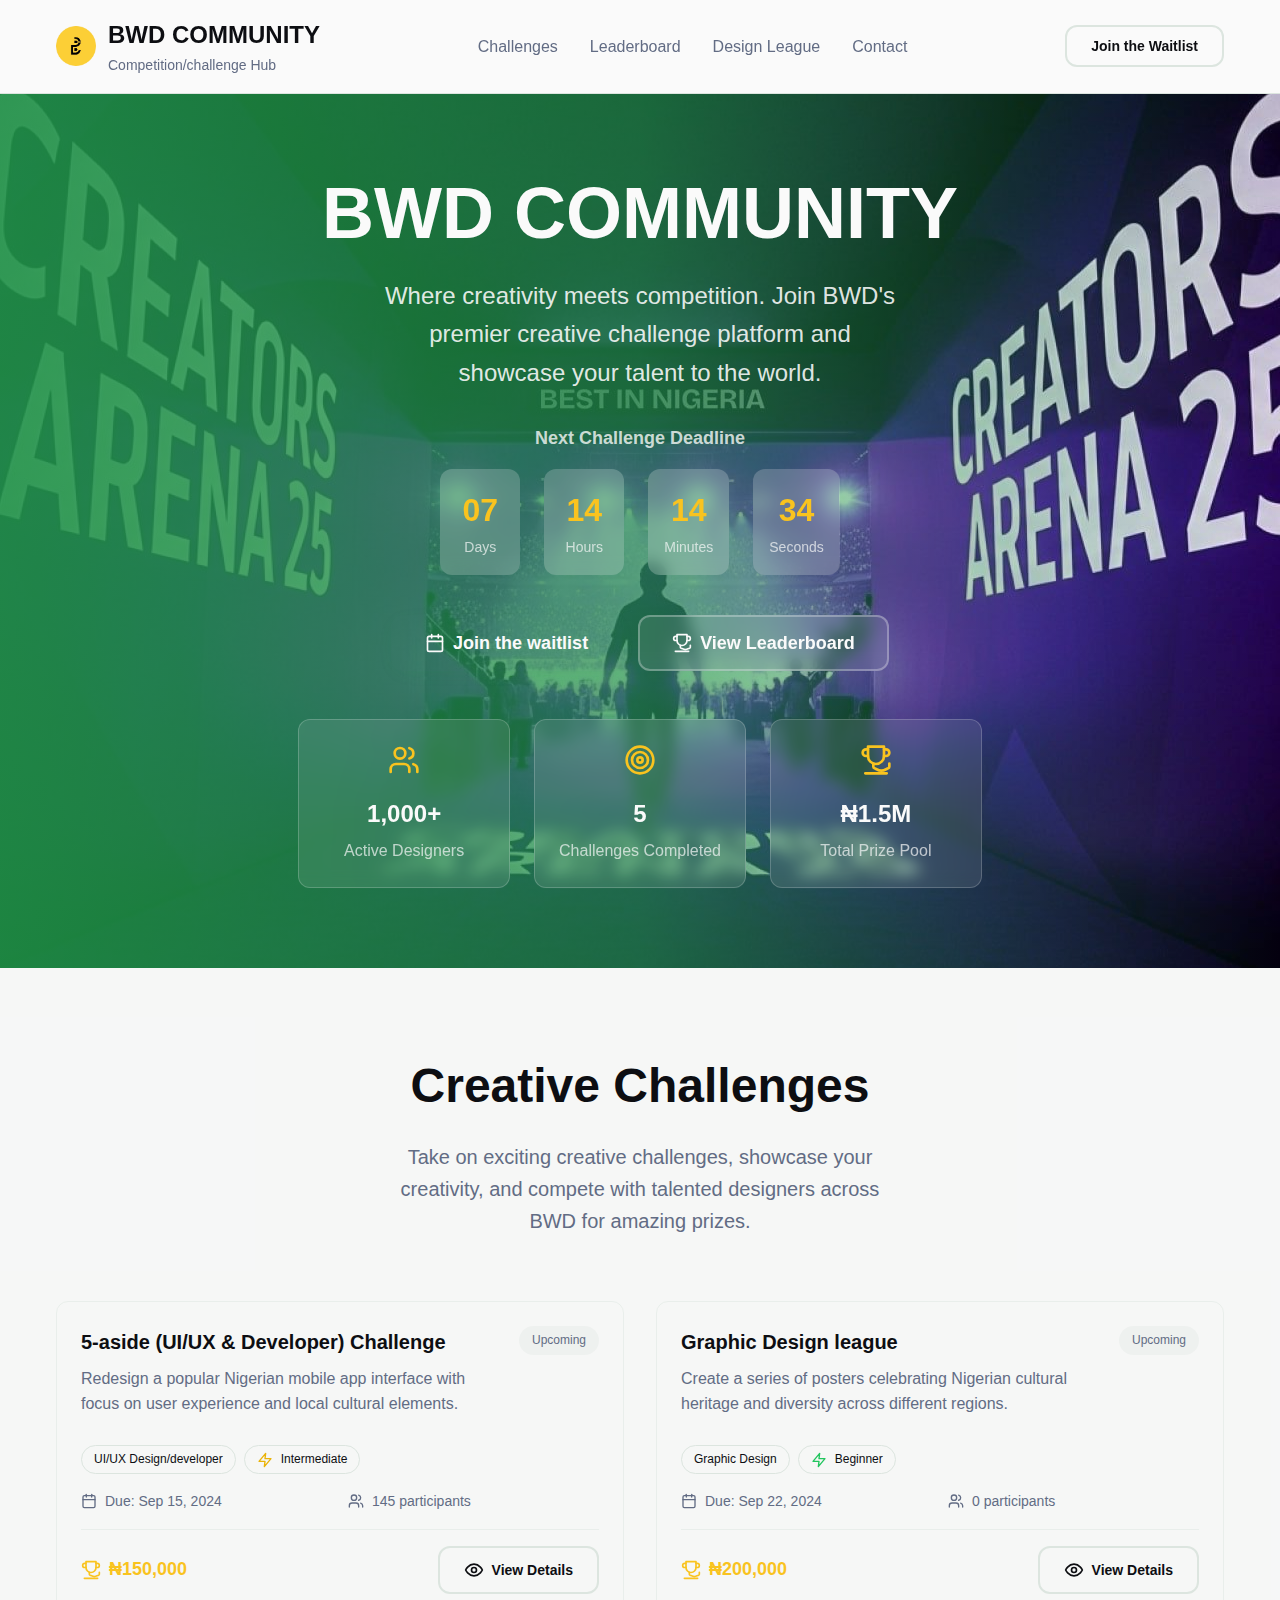
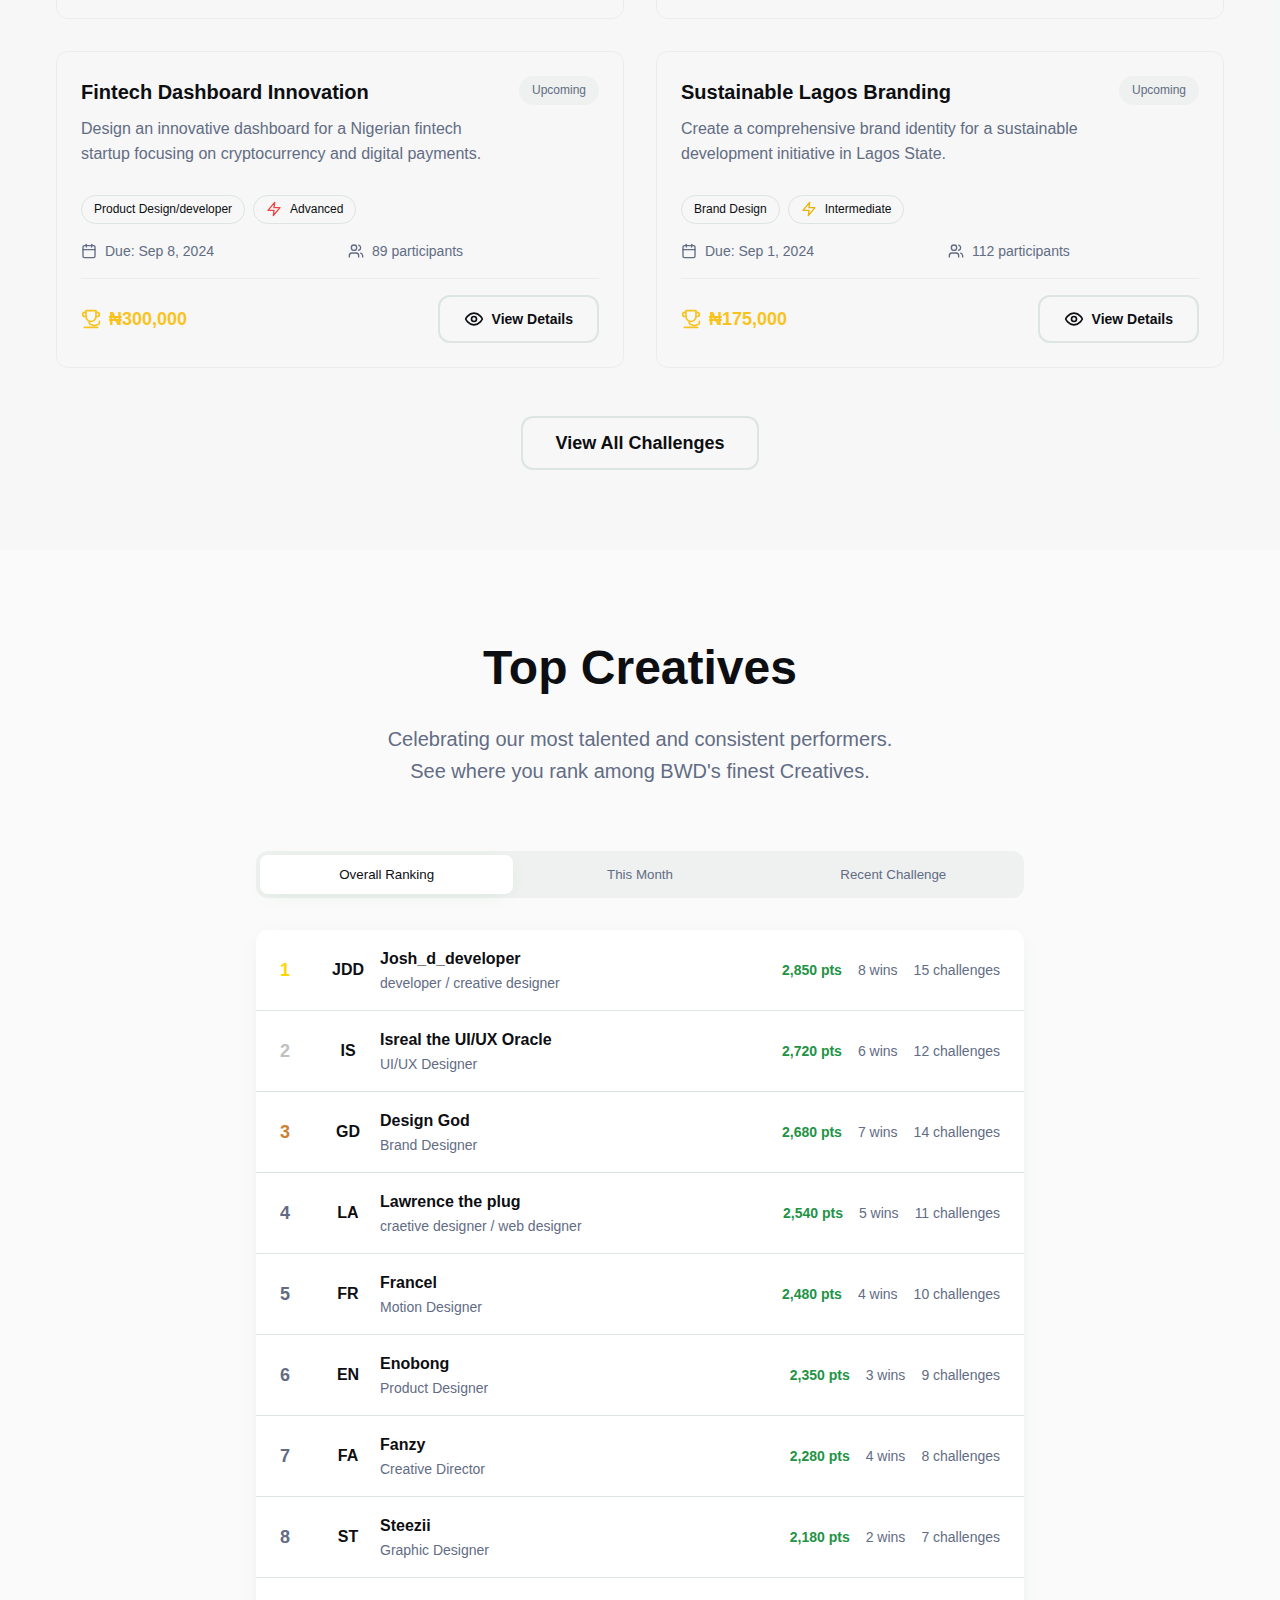
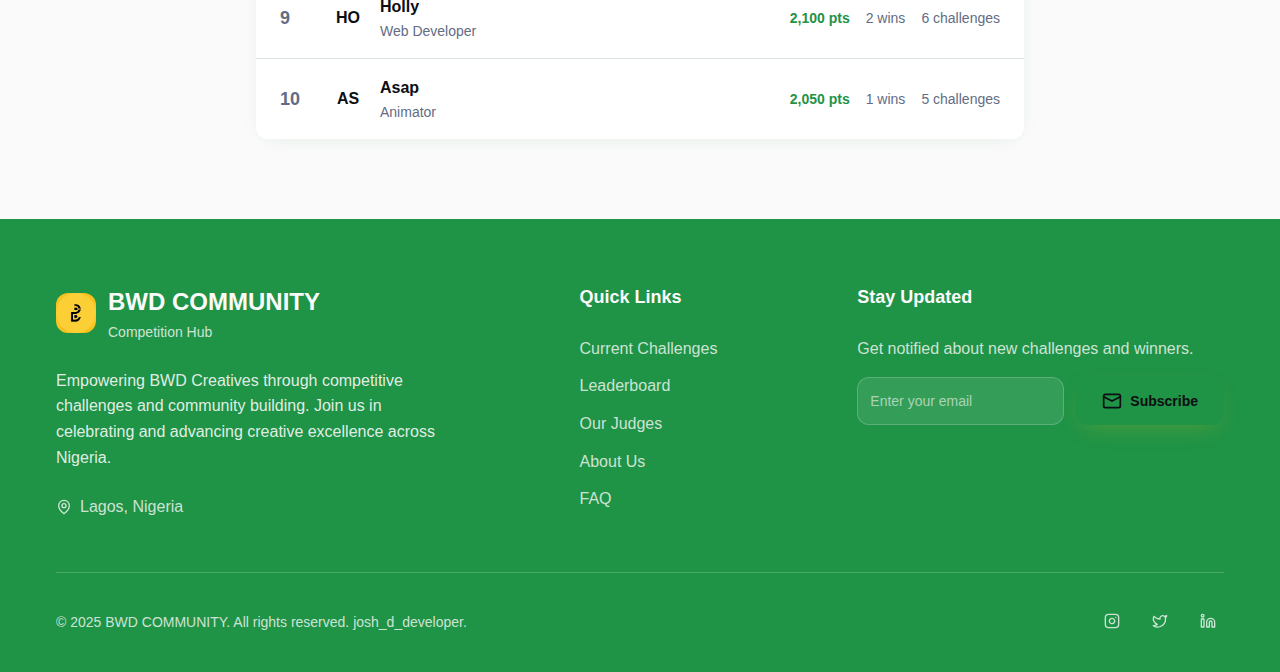
<file: index.html>
<!DOCTYPE html>
<html lang="en">
  <head>
    <meta charset="UTF-8" />
    <meta name="viewport" content="width=device-width, initial-scale=1.0" />
    <title>BWD COMMUNITY - Competition Hub</title>
    <meta
      name="description"
      content="Join BWD's community competition platform. Participate in challenges, showcase your creativity, and compete with talented Creatives across Nigeria for amazing prizes."
    />
    <meta name="author" content="BWD community" />
    <meta name="keywords" content="Creatives" />

    <meta property="og:title" content="BWD community - Competition Hub" />
    <meta
      property="og:description"
      content="Where creativity meets competition. Join BWD's premier creative challenge platform and showcase your talent to the world."
    />
    <meta property="og:type" content="website" />
    <!-- <meta property="og:image" content="https://lovable.dev/opengraph-image-p98pqg.png"> -->

    <meta name="twitter:card" content="summary_large_image" />
    <!-- <meta name="twitter:site" content="@lovable_dev"> -->
    <!-- <meta name="twitter:image" content="https://lovable.dev/opengraph-image-p98pqg.png"> -->

    <link rel="stylesheet" href="styles.css" />
    <!-- <link rel="icon" href="public/favicon.ico" /> -->
  </head>
  <body>
    <!-- Navigation -->
    <nav class="nav">
      <div class="container">
        <div class="nav-content">
          <div class="nav-brand">
            <div class="nav-logo">
              <img src="src/assets/DUDU.png" alt="BWD Community Logo" class="trophy-icon" style="height: 40px; width: auto; display: inline-block; vertical-align: middle;" />
                <path
                  d="M10 14.66V17c0 .55.47.98.97 1.21C12.25 18.75 14 20 16 20s3.75-1.25 5.03-1.79c.5-.23.97-.66.97-1.21v-2.34"
                />
                <path d="M18 2H6v7a6 6 0 0 0 12 0V2Z" />
              </svg>
            </div>
            <div class="nav-text">
              <h2 class="nav-title">BWD COMMUNITY</h2>
              <p class="nav-subtitle">Competition/challenge Hub</p>
            </div>
          </div>

          <div class="nav-links desktop-only">
            <a href="#challenges" class="nav-link">Challenges</a>
            <a href="#leaderboard" class="nav-link">Leaderboard</a>
            <a href="File - design league.html" class="nav-link">Design League</a>
            <a href="#contact" class="nav-link">Contact</a>
          </div>

          <div class="nav-actions desktop-only">
            <a
              href="https://forms.gle/xRR1v6uG6SAkTy7W9"
              target="_blank"
              rel="noopener"
              class="btn btn-outline"
              >Join the Waitlist</a
            >
            <!-- <button class="btn btn-primary">Register</button> -->
          </div>

          <button class="mobile-menu-btn mobile-only" id="mobileMenuBtn">
            <svg
              viewBox="0 0 24 24"
              fill="none"
              stroke="currentColor"
              stroke-width="2"
              stroke-linecap="round"
              stroke-linejoin="round"
            >
              <line x1="4" x2="20" y1="12" y2="12" />
              <line x1="4" x2="20" y1="6" y2="6" />
              <line x1="4" x2="20" y1="18" y2="18" />
            </svg>
          </button>
        </div>

        <div class="mobile-menu" id="mobileMenu">
          <div class="mobile-menu-content">
            <a href="#challenges" class="mobile-nav-link">Challenges</a>
            <a href="#leaderboard" class="mobile-nav-link">Leaderboard</a>
            <a href="File - design league.html" class="mobile-nav-link">Design league</a>
            <a href="#contact" class="mobile-nav-link">Contact</a>
            <div class="mobile-actions">
              <a
                href="https://forms.gle/xRR1v6uG6SAkTy7W9"
                target="_blank"
                rel="noopener"
                class="btn btn-outline btn-full"
                >Join the Waitlist</a>
              <!-- <button class="btn btn-primary btn-full">Register</button> -->
            </div>
          </div>
        </div>
      </div>
    </nav>

    <!-- Hero Section -->
    <section class="hero" id="hero">
      <div class="hero-bg"></div>
      <div class="hero-overlay"></div>

      <div class="container hero-content">
        <div class="hero-text">
          <h1 class="hero-title">
            BWD COMMUNITY
            <!-- <span class="hero-title-accent">League</span> -->
          </h1>

          <p class="hero-description">
            Where creativity meets competition. Join BWD's premier creative
            challenge platform and showcase your talent to the world.
          </p>

          <div class="countdown-section">
            <h3 class="countdown-title">Next Challenge Deadline</h3>
            <div class="countdown" id="countdown">
              <div class="countdown-item">
                <div class="countdown-value" id="days">00</div>
                <div class="countdown-label">Days</div>
              </div>
              <div class="countdown-item">
                <div class="countdown-value" id="hours">00</div>
                <div class="countdown-label">Hours</div>
              </div>
              <div class="countdown-item">
                <div class="countdown-value" id="minutes">00</div>
                <div class="countdown-label">Minutes</div>
              </div>
              <div class="countdown-item">
                <div class="countdown-value" id="seconds">00</div>
                <div class="countdown-label">Seconds</div>
              </div>
            </div>
          </div>

          <div class="hero-actions">
            <a
              href="https://forms.gle/xRR1v6uG6SAkTy7W9"
              target="_blank"
              rel="noopener"
              class="btn btn-primary btn-large"
            >
              <svg
                class="btn-icon"
                viewBox="0 0 24 24"
                fill="none"
                stroke="currentColor"
                stroke-width="2"
                stroke-linecap="round"
                stroke-linejoin="round"
              >
                <path d="M8 2v4" />
                <path d="M16 2v4" />
                <rect width="18" height="18" x="3" y="4" rx="2" />
                <path d="M3 10h18" />
              </svg>
              Join the waitlist
            </a>
            <button class="btn btn-outline btn-large btn-light" id="viewLeaderboardBtn">
              <svg
              class="btn-icon"
              viewBox="0 0 24 24"
              fill="none"
              stroke="currentColor"
              stroke-width="2"
              stroke-linecap="round"
              stroke-linejoin="round"
              >
              <path d="M6 9H4.5a2.5 2.5 0 0 1 0-5H6" />
              <path d="M18 9h1.5a2.5 2.5 0 0 0 0-5H18" />
              <path d="M4 22h16" />
              <path
                d="M10 14.66V17c0 .55.47.98.97 1.21C12.25 18.75 14 20 16 20s3.75-1.25 5.03-1.79c.5-.23.97-.66.97-1.21v-2.34"
              />
              <path d="M18 2H6v7a6 6 0 0 0 12 0V2Z" />
              </svg>
              View Leaderboard
            </button>
            <script>
              document.getElementById('viewLeaderboardBtn').addEventListener('click', function() {
              document.getElementById('leaderboard').scrollIntoView({ behavior: 'smooth' });
              });
            </script>
          </div>

          <div class="hero-stats">
            <div class="stat-card">
              <svg
                class="stat-icon"
                viewBox="0 0 24 24"
                fill="none"
                stroke="currentColor"
                stroke-width="2"
                stroke-linecap="round"
                stroke-linejoin="round"
              >
                <path d="M16 21v-2a4 4 0 0 0-4-4H6a4 4 0 0 0-4 4v2" />
                <circle cx="9" cy="7" r="4" />
                <path d="M22 21v-2a4 4 0 0 0-3-3.87" />
                <path d="M16 3.13a4 4 0 0 1 0 7.75" />
              </svg>
              <div class="stat-value">1,000+</div>
              <div class="stat-label">Active Designers</div>
            </div>
            <div class="stat-card">
              <svg
                class="stat-icon"
                viewBox="0 0 24 24"
                fill="none"
                stroke="currentColor"
                stroke-width="2"
                stroke-linecap="round"
                stroke-linejoin="round"
              >
                <circle cx="12" cy="12" r="10" />
                <circle cx="12" cy="12" r="6" />
                <circle cx="12" cy="12" r="2" />
              </svg>
              <div class="stat-value">5</div>
              <div class="stat-label">Challenges Completed</div>
            </div>
            <div class="stat-card">
              <svg
                class="stat-icon"
                viewBox="0 0 24 24"
                fill="none"
                stroke="currentColor"
                stroke-width="2"
                stroke-linecap="round"
                stroke-linejoin="round"
              >
                <path d="M6 9H4.5a2.5 2.5 0 0 1 0-5H6" />
                <path d="M18 9h1.5a2.5 2.5 0 0 0 0-5H18" />
                <path d="M4 22h16" />
                <path
                  d="M10 14.66V17c0 .55.47.98.97 1.21C12.25 18.75 14 20 16 20s3.75-1.25 5.03-1.79c.5-.23.97-.66.97-1.21v-2.34"
                />
                <path d="M18 2H6v7a6 6 0 0 0 12 0V2Z" />
              </svg>
              <div class="stat-value">₦1.5M</div>
              <div class="stat-label">Total Prize Pool</div>
            </div>
          </div>
        </div>
      </div>
    </section>

    <!-- Challenges Section -->
    <section class="challenges" id="challenges">
      <div class="container">
        <div class="section-header">
          <h2 class="section-title">Creative Challenges</h2>
          <p class="section-description">
            Take on exciting creative challenges, showcase your creativity, and
            compete with talented designers across BWD for amazing prizes.
          </p>
        </div>

        <div class="challenges-grid" id="challengesGrid">
          <!-- Challenges will be populated by JavaScript -->
        </div>

        <div class="section-footer">
          <button class="btn btn-outline btn-large">View All Challenges</button>
        </div>
      </div>
    </section>

    <!-- Leaderboard Section -->
    <section class="leaderboard" id="leaderboard">
      <div class="container">
        <div class="section-header">
          <h2 class="section-title">Top Creatives</h2>
          <p class="section-description">
            Celebrating our most talented and consistent performers. See where
            you rank among BWD's finest Creatives.
          </p>
        </div>

        <div class="leaderboard-content">
          <div class="leaderboard-tabs">
            <button class="tab-btn active" data-tab="overall">
              Overall Ranking
            </button>
            <button class="tab-btn" data-tab="monthly">This Month</button>
            <button class="tab-btn" data-tab="challenges">
              Recent Challenge
            </button>
          </div>

          <div class="leaderboard-table" id="leaderboardTable">
            <!-- Leaderboard will be populated by JavaScript -->
          </div>
        </div>
      </div>
    </section>

    <!-- Footer -->
    <footer class="footer">
      <div class="container">
        <div class="footer-content">
          <div class="footer-brand">
            <div class="footer-logo">
              <div class="footer-logo-icon">
                <img src="src/assets/DUDU.png" alt="BWD Community Logo" class="footer-logo-img" style="height: 40px; width: auto; display: inline-block; vertical-align: middle;" />
              </div>
              <div class="footer-logo-text">
                <h3 class="footer-title">BWD COMMUNITY</h3>
                <p class="footer-subtitle">Competition Hub</p>
              </div>
            </div>
            <p class="footer-description">
              Empowering BWD Creatives through competitive challenges and
              community building. Join us in celebrating and advancing creative
              excellence across Nigeria.
            </p>
            <div class="footer-location">
              <svg
                viewBox="0 0 24 24"
                fill="none"
                stroke="currentColor"
                stroke-width="2"
                stroke-linecap="round"
                stroke-linejoin="round"
              >
                <path d="M20 10c0 6-8 12-8 12s-8-6-8-12a8 8 0 0 1 16 0Z" />
                <circle cx="12" cy="10" r="3" />
              </svg>
              <span>Lagos, Nigeria</span>
            </div>
          </div>

          <div class="footer-links">
            <h4 class="footer-section-title">Quick Links</h4>
            <ul class="footer-nav">
              <li>
                <a href="#challenges" class="footer-link">Current Challenges</a>
              </li>
              <li>
                <a href="#leaderboard" class="footer-link">Leaderboard</a>
              </li>
              <li><a href="#judges" class="footer-link">Our Judges</a></li>
              <li><a href="#about" class="footer-link">About Us</a></li>
              <li><a href="#faq" class="footer-link">FAQ</a></li>
            </ul>
          </div>

          <div class="footer-newsletter">
            <h4 class="footer-section-title">Stay Updated</h4>
            <p class="footer-newsletter-text">
              Get notified about new challenges and winners.
            </p>
            <div class="newsletter-form">
              <input
                type="email"
                placeholder="Enter your email"
                class="newsletter-input"
              />
              <button class="btn btn-accent">
                <svg
                  class="btn-icon"
                  viewBox="0 0 24 24"
                  fill="none"
                  stroke="currentColor"
                  stroke-width="2"
                  stroke-linecap="round"
                  stroke-linejoin="round"
                >
                  <rect width="20" height="16" x="2" y="4" rx="2" />
                  <path d="M22 7l-10 5L2 7" />
                </svg>
                Subscribe
              </button>
            </div>
          </div>
        </div>

        <div class="footer-bottom">
          <div class="footer-bottom-content">
            <p class="footer-copyright">
              © 2025 BWD COMMUNITY. All rights reserved. josh_d_developer.
            </p>

            <div class="footer-social">
              <button class="social-btn">
                <svg
                  viewBox="0 0 24 24"
                  fill="none"
                  stroke="currentColor"
                  stroke-width="2"
                  stroke-linecap="round"
                  stroke-linejoin="round"
                >
                  <rect width="20" height="20" x="2" y="2" rx="5" ry="5" />
                  <path d="M16 11.37A4 4 0 1 1 12.63 8 4 4 0 0 1 16 11.37z" />
                  <line x1="17.5" x2="17.51" y1="6.5" y2="6.5" />
                </svg>
              </button>
              <button class="social-btn">
                <svg
                  viewBox="0 0 24 24"
                  fill="none"
                  stroke="currentColor"
                  stroke-width="2"
                  stroke-linecap="round"
                  stroke-linejoin="round"
                >
                  <path
                    d="M22 4s-.7 2.1-2 3.4c1.6 10-9.4 17.3-18 11.6 2.2.1 4.4-.6 6-2C3 15.5.5 9.6 3 5c2.2 2.6 5.6 4.1 9 4-.9-4.2 4-6.6 7-3.8 1.1 0 3-1.2 3-1.2z"
                  />
                </svg>
              </button>
              <button class="social-btn">
                <svg
                  viewBox="0 0 24 24"
                  fill="none"
                  stroke="currentColor"
                  stroke-width="2"
                  stroke-linecap="round"
                  stroke-linejoin="round"
                >
                  <path
                    d="M16 8a6 6 0 0 1 6 6v7h-4v-7a2 2 0 0 0-2-2 2 2 0 0 0-2 2v7h-4v-7a6 6 0 0 1 6-6z"
                  />
                  <rect width="4" height="12" x="2" y="9" />
                  <circle cx="4" cy="4" r="2" />
                </svg>
              </button>
            </div>
          </div>
        </div>
      </div>
    </footer>

    <script src="script.js"></script>
  </body>
</html>
</file>
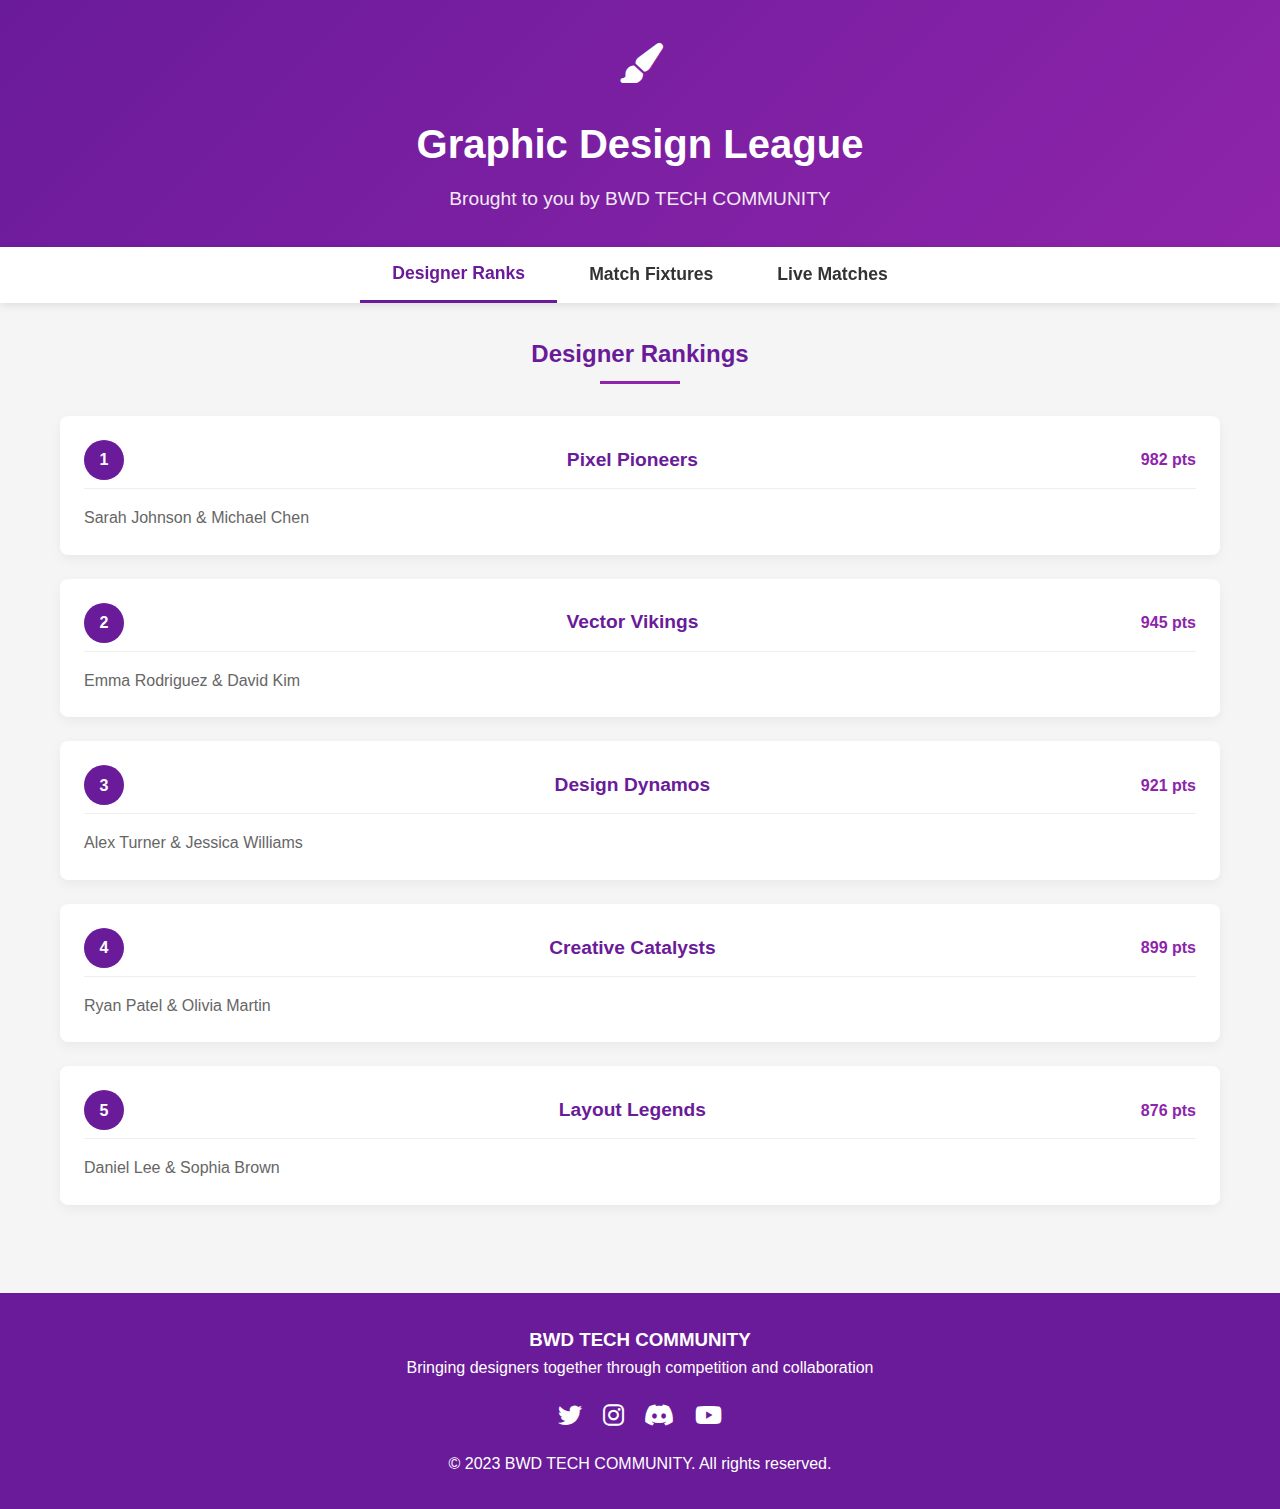
<file: File - design league.html>
<!DOCTYPE html>
<html lang="en">
<head>
    <meta charset="UTF-8">
    <meta name="viewport" content="width=device-width, initial-scale=1.0">
    <title>Graphic Design League - BWD TECH COMMUNITY</title>
    <link rel="stylesheet" href="https://cdnjs.cloudflare.com/ajax/libs/font-awesome/6.4.0/css/all.min.css">
    <style>
        :root {
            --primary-purple: #6a1b9a;
            --secondary-purple: #8e24aa;
            --light-purple: #ba68c8;
            --pale-purple: #f3e5f5;
            --dark-text: #333333;
            --light-text: #ffffff;
            --card-bg: #ffffff;
            --section-bg: #f8f9fa;
        }
        
        * {
            margin: 0;
            padding: 0;
            box-sizing: border-box;
            font-family: 'Segoe UI', Tahoma, Geneva, Verdana, sans-serif;
        }
        
        body {
            background-color: #f5f5f5;
            color: var(--dark-text);
            line-height: 1.6;
        }
        
        .container {
            max-width: 1200px;
            margin: 0 auto;
            padding: 0 20px;
        }
        
        header {
            background: linear-gradient(135deg, var(--primary-purple), var(--secondary-purple));
            color: var(--light-text);
            padding: 2rem 0;
            text-align: center;
            box-shadow: 0 4px 12px rgba(0, 0, 0, 0.1);
        }
        
        .logo {
            font-size: 2.5rem;
            margin-bottom: 1rem;
        }
        
        h1 {
            font-size: 2.5rem;
            margin-bottom: 0.5rem;
        }
        
        .subtitle {
            font-size: 1.2rem;
            opacity: 0.9;
        }
        
        .tabs {
            display: flex;
            justify-content: center;
            background-color: var(--card-bg);
            box-shadow: 0 2px 8px rgba(0, 0, 0, 0.1);
            position: sticky;
            top: 0;
            z-index: 100;
        }
        
        .tab-btn {
            padding: 1rem 2rem;
            background: none;
            border: none;
            font-size: 1.1rem;
            font-weight: 600;
            color: var(--dark-text);
            cursor: pointer;
            transition: all 0.3s ease;
        }
        
        .tab-btn:hover {
            background-color: var(--pale-purple);
        }
        
        .tab-btn.active {
            color: var(--primary-purple);
            border-bottom: 3px solid var(--primary-purple);
        }
        
        .section {
            display: none;
            padding: 2rem 0;
        }
        
        .section.active {
            display: block;
        }
        
        .section-title {
            text-align: center;
            margin-bottom: 2rem;
            color: var(--primary-purple);
            position: relative;
        }
        
        .section-title:after {
            content: '';
            display: block;
            width: 80px;
            height: 3px;
            background-color: var(--secondary-purple);
            margin: 0.5rem auto;
        }
        
        .card {
            background-color: var(--card-bg);
            border-radius: 8px;
            box-shadow: 0 4px 12px rgba(0, 0, 0, 0.05);
            padding: 1.5rem;
            margin-bottom: 1.5rem;
            transition: transform 0.3s ease;
        }
        
        .card:hover {
            transform: translateY(-5px);
        }
        
        .card-header {
            display: flex;
            justify-content: space-between;
            align-items: center;
            margin-bottom: 1rem;
            padding-bottom: 0.5rem;
            border-bottom: 1px solid #eee;
        }
        
        .rank-number {
            background-color: var(--primary-purple);
            color: white;
            width: 40px;
            height: 40px;
            border-radius: 50%;
            display: flex;
            align-items: center;
            justify-content: center;
            font-weight: bold;
        }
        
        .team-name {
            font-weight: bold;
            font-size: 1.2rem;
            color: var(--primary-purple);
        }
        
        .player-names {
            color: #666;
        }
        
        .points {
            font-weight: bold;
            color: var(--secondary-purple);
        }
        
        .match-card {
            display: flex;
            justify-content: space-between;
            align-items: center;
            padding: 1rem;
            border-left: 4px solid var(--secondary-purple);
        }
        
        .team {
            display: flex;
            align-items: center;
            gap: 10px;
        }
        
        .vs {
            font-weight: bold;
            color: var(--primary-purple);
            padding: 0 1rem;
        }
        
        .match-date {
            background-color: var(--pale-purple);
            color: var(--primary-purple);
            padding: 0.5rem 1rem;
            border-radius: 20px;
            font-weight: 600;
        }
        
        .live-indicator {
            display: inline-flex;
            align-items: center;
            background-color: #f44336;
            color: white;
            padding: 0.4rem 1rem;
            border-radius: 20px;
            font-weight: 600;
            margin-left: 1rem;
            animation: pulse 1.5s infinite;
        }
        
        @keyframes pulse {
            0% { opacity: 1; }
            50% { opacity: 0.6; }
            100% { opacity: 1; }
        }
        
        .live-icon {
            width: 10px;
            height: 10px;
            background-color: white;
            border-radius: 50%;
            margin-right: 5px;
        }
        
        .live-link {
            display: inline-block;
            background-color: var(--primary-purple);
            color: white;
            padding: 0.7rem 1.5rem;
            border-radius: 4px;
            text-decoration: none;
            font-weight: 600;
            transition: background-color 0.3s ease;
            margin-top: 1rem;
        }
        
        .live-link:hover {
            background-color: var(--secondary-purple);
        }
        
        .countdown {
            font-size: 0.9rem;
            color: #e91e63;
            font-weight: 600;
            margin-top: 0.5rem;
        }
        
        footer {
            background-color: var(--primary-purple);
            color: white;
            text-align: center;
            padding: 2rem 0;
            margin-top: 2rem;
        }
        
        .social-links {
            margin: 1rem 0;
        }
        
        .social-links a {
            color: white;
            font-size: 1.5rem;
            margin: 0 0.5rem;
            transition: color 0.3s ease;
        }
        
        .social-links a:hover {
            color: var(--light-purple);
        }
        
        @media (max-width: 768px) {
            .tabs {
                flex-direction: column;
            }
            
            .match-card {
                flex-direction: column;
                align-items: flex-start;
            }
            
            .vs {
                padding: 0.5rem 0;
            }
            
            .match-date {
                margin-top: 0.5rem;
            }
        }
    </style>
</head>
<body>
    <header>
        <div class="container">
            <div class="logo">
                <i class="fas fa-paint-brush"></i>
            </div>
            <h1>Graphic Design League</h1>
            <p class="subtitle">Brought to you by BWD TECH COMMUNITY</p>
        </div>
    </header>
    
    <div class="tabs">
        <button class="tab-btn active" data-target="ranks">Designer Ranks</button>
        <button class="tab-btn" data-target="fixtures">Match Fixtures</button>
        <button class="tab-btn" data-target="live">Live Matches</button>
    </div>
    
    <div class="container">
        <section id="ranks" class="section active">
            <h2 class="section-title">Designer Rankings</h2>
            
            <div class="card">
                <div class="card-header">
                    <div class="rank-number">1</div>
                    <div class="team-name">Pixel Pioneers</div>
                    <div class="points">982 pts</div>
                </div>
                <div class="player-names">Sarah Johnson & Michael Chen</div>
            </div>
            
            <div class="card">
                <div class="card-header">
                    <div class="rank-number">2</div>
                    <div class="team-name">Vector Vikings</div>
                    <div class="points">945 pts</div>
                </div>
                <div class="player-names">Emma Rodriguez & David Kim</div>
            </div>
            
            <div class="card">
                <div class="card-header">
                    <div class="rank-number">3</div>
                    <div class="team-name">Design Dynamos</div>
                    <div class="points">921 pts</div>
                </div>
                <div class="player-names">Alex Turner & Jessica Williams</div>
            </div>
            
            <div class="card">
                <div class="card-header">
                    <div class="rank-number">4</div>
                    <div class="team-name">Creative Catalysts</div>
                    <div class="points">899 pts</div>
                </div>
                <div class="player-names">Ryan Patel & Olivia Martin</div>
            </div>
            
            <div class="card">
                <div class="card-header">
                    <div class="rank-number">5</div>
                    <div class="team-name">Layout Legends</div>
                    <div class="points">876 pts</div>
                </div>
                <div class="player-names">Daniel Lee & Sophia Brown</div>
            </div>
        </section>
        
        <section id="fixtures" class="section">
            <h2 class="section-title">Upcoming Match Fixtures</h2>
            
            <div class="card match-card">
                <div class="team">
                    <div>Pixel Pioneers</div>
                    <div class="vs">VS</div>
                    <div>Vector Vikings</div>
                </div>
                <div class="match-date">June 15, 2023 - 3:00 PM EST</div>
            </div>
            
            <div class="card match-card">
                <div class="team">
                    <div>Design Dynamos</div>
                    <div class="vs">VS</div>
                    <div>Creative Catalysts</div>
                </div>
                <div class="match-date">June 16, 2023 - 5:00 PM EST</div>
            </div>
            
            <div class="card match-card">
                <div class="team">
                    <div>Layout Legends</div>
                    <div class="vs">VS</div>
                    <div>Color Crusaders</div>
                </div>
                <div class="match-date">June 17, 2023 - 2:00 PM EST</div>
            </div>
            
            <div class="card match-card">
                <div class="team">
                    <div>Type Titans</div>
                    <div class="vs">VS</div>
                    <div>Grid Guardians</div>
                </div>
                <div class="match-date">June 18, 2023 - 4:30 PM EST</div>
            </div>
            
            <div class="card match-card">
                <div class="team">
                    <div>Visual Virtuosos</div>
                    <div class="vs">VS</div>
                    <div>Design Divas</div>
                </div>
                <div class="match-date">June 19, 2023 - 1:00 PM EST</div>
            </div>
        </section>
        
        <section id="live" class="section">
            <h2 class="section-title">Live Matches</h2>
            
            <div class="card">
                <div class="card-header">
                    <div class="team-name">Pixel Pioneers vs Vector Vikings</div>
                    <div class="live-indicator">
                        <div class="live-icon"></div>
                        LIVE
                    </div>
                </div>
                <p>Watch these top-ranked teams battle it out in a logo design challenge!</p>
                <div class="countdown">Time remaining: 42:15</div>
                <a href="#" class="live-link">Watch Live Stream</a>
            </div>
            
            <div class="card">
                <div class="card-header">
                    <div class="team-name">Design Dynamos vs Creative Catalysts</div>
                    <div class="live-indicator">
                        <div class="live-icon"></div>
                        LIVE
                    </div>
                </div>
                <p>UI/UX design challenge in progress - creating a fitness app interface!</p>
                <div class="countdown">Time remaining: 25:38</div>
                <a href="#" class="live-link">Watch Live Stream</a>
            </div>
            
            <h3 class="section-title">Upcoming Live Matches</h3>
            
            <div class="card">
                <div class="card-header">
                    <div class="team-name">Layout Legends vs Color Crusaders</div>
                </div>
                <p>Next: Poster design challenge starting in:</p>
                <div class="countdown">Starts in: 2 days, 4 hours, 32 minutes</div>
                <a href="#" class="live-link">Set Reminder</a>
            </div>
        </section>
    </div>
    
    <footer>
        <div class="container">
            <h3>BWD TECH COMMUNITY</h3>
            <p>Bringing designers together through competition and collaboration</p>
            <div class="social-links">
                <a href="#"><i class="fab fa-twitter"></i></a>
                <a href="#"><i class="fab fa-instagram"></i></a>
                <a href="#"><i class="fab fa-discord"></i></a>
                <a href="#"><i class="fab fa-youtube"></i></a>
            </div>
            <p>&copy; 2023 BWD TECH COMMUNITY. All rights reserved.</p>
        </div>
    </footer>

    <script>
        // Tab functionality
        const tabBtns = document.querySelectorAll('.tab-btn');
        const sections = document.querySelectorAll('.section');
        
        tabBtns.forEach(btn => {
            btn.addEventListener('click', () => {
                const target = btn.getAttribute('data-target');
                
                // Update active tab
                tabBtns.forEach(b => b.classList.remove('active'));
                btn.classList.add('active');
                
                // Show active section
                sections.forEach(section => {
                    section.classList.remove('active');
                    if (section.id === target) {
                        section.classList.add('active');
                    }
                });
            });
        });
        
        // Simulate live countdown timers
        function updateCountdowns() {
            const countdowns = document.querySelectorAll('.countdown');
            
            countdowns.forEach(countdown => {
                const text = countdown.textContent;
                
                if (text.includes('Time remaining:')) {
                    // For live matches
                    const timeParts = text.split(':');
                    let minutes = parseInt(timeParts[1]);
                    let seconds = parseInt(timeParts[2]);
                    
                    seconds--;
                    
                    if (seconds < 0) {
                        seconds = 59;
                        minutes--;
                    }
                    
                    if (minutes >= 0) {
                        countdown.textContent = `Time remaining: ${minutes.toString().padStart(2, '0')}:${seconds.toString().padStart(2, '0')}`;
                    } else {
                        countdown.textContent = "Match ended";
                    }
                } else if (text.includes('Starts in:')) {
                    // For upcoming matches - just simulate for demo
                    countdown.textContent = "Starts in: 2 days, 4 hours, 31 minutes";
                }
            });
        }
        
        // Update countdowns every second
        setInterval(updateCountdowns, 1000);
    </script>
</body>
</html>
</file>
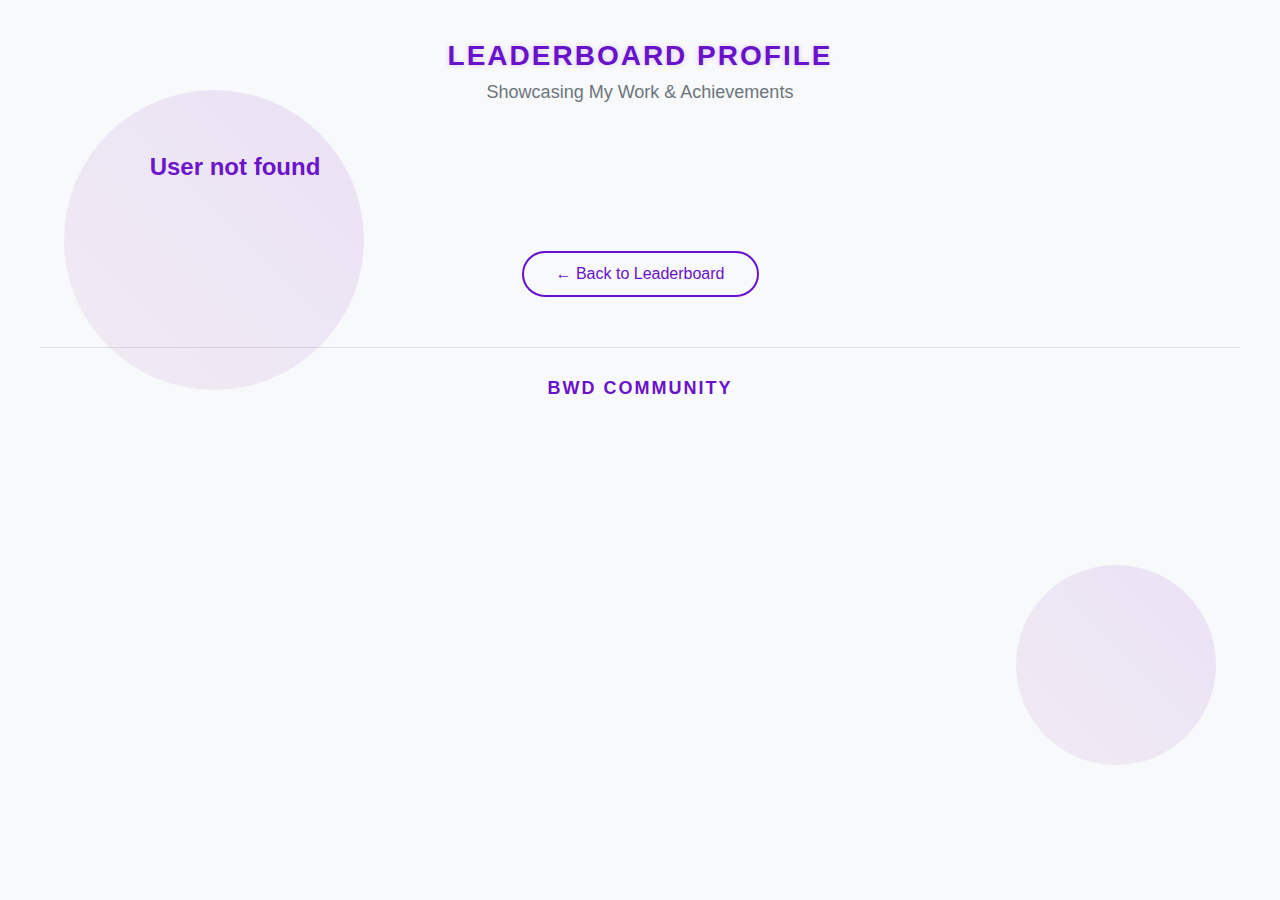
<file: File - profile.html>
<!DOCTYPE html>
<html lang="en">
  <head>
    <meta charset="UTF-8" />
    <meta name="viewport" content="width=device-width, initial-scale=1.0" />
    <title>Leaderboard Profile</title>
    <link
      rel="stylesheet"
      href="https://cdnjs.cloudflare.com/ajax/libs/font-awesome/6.4.0/css/all.min.css"
    />
    <style>
      * {
        margin: 0;
        padding: 0;
        box-sizing: border-box;
        font-family: "Segoe UI", Tahoma, Geneva, Verdana, sans-serif;
      }

      body {
        background-color: #f8f9fa;
        color: #333;
        min-height: 100vh;
        padding: 40px 20px;
      }

      .container {
        max-width: 1200px;
        margin: 0 auto;
      }

      header {
        text-align: center;
        margin-bottom: 50px;
      }

      .logo {
        font-size: 28px;
        font-weight: 700;
        color: #6a11cb;
        text-shadow: 0 0 5px rgba(106, 17, 203, 0.2);
        letter-spacing: 2px;
        margin-bottom: 10px;
      }

      .tagline {
        color: #6c757d;
        font-size: 18px;
      }

      .main-content {
        display: grid;
        grid-template-columns: 1fr 2fr;
        gap: 30px;
        margin-bottom: 50px;
      }

      @media (max-width: 900px) {
        .main-content {
          grid-template-columns: 1fr;
        }
      }

      .profile-card {
        background: linear-gradient(145deg, #ffffff, #f0f0f0);
        border-radius: 20px;
        overflow: hidden;
        box-shadow: 0 10px 25px rgba(106, 17, 203, 0.15);
        text-align: center;
        padding: 30px;
        height: fit-content;
        position: relative;
        border: 1px solid #e0e0e0;
      }

      .profile-image-container {
        position: relative;
        width: 180px;
        height: 180px;
        margin: 0 auto 20px;
      }

      .profile-image {
        width: 100%;
        height: 100%;
        border-radius: 50%;
        overflow: hidden;
        border: 5px solid #e0d6f5;
        position: relative;
      }

      .profile-image img {
        width: 100%;
        height: 100%;
        object-fit: cover;
      }

      .profile-image::after {
        content: "";
        position: absolute;
        top: -5px;
        left: -5px;
        right: -5px;
        bottom: -5px;
        border-radius: 50%;
        background: linear-gradient(45deg, #b06ab3, #6a11cb);
        z-index: -1;
      }

      .rank-badge {
        position: absolute;
        top: 0;
        left: 0;
        width: 40px;
        height: 40px;
        background: linear-gradient(45deg, #8a2be2, #6a11cb);
        border-radius: 50%;
        display: flex;
        align-items: center;
        justify-content: center;
        font-weight: bold;
        font-size: 20px;
        color: white;
        box-shadow: 0 0 15px rgba(106, 17, 203, 0.4);
        border: 2px solid #fff;
        z-index: 10;
        animation: pulse 2s infinite;
      }

      @keyframes pulse {
        0% {
          transform: scale(1);
          box-shadow: 0 0 0 0 rgba(106, 17, 203, 0.4);
        }
        70% {
          transform: scale(1.05);
          box-shadow: 0 0 0 10px rgba(106, 17, 203, 0);
        }
        100% {
          transform: scale(1);
          box-shadow: 0 0 0 0 rgba(106, 17, 203, 0);
        }
      }

      .name {
        color: #6a11cb;
        font-size: 32px;
        font-weight: 700;
        margin-bottom: 5px;
      }

      .title {
        color: #6c757d;
        font-size: 18px;
        margin-bottom: 20px;
      }

      .tags {
        display: flex;
        flex-wrap: wrap;
        justify-content: center;
        gap: 10px;
        margin: 25px 0;
      }

      .tag {
        background: linear-gradient(45deg, #8a2be2, #6a11cb);
        color: white;
        padding: 8px 16px;
        border-radius: 50px;
        font-size: 14px;
        font-weight: 500;
      }

      .description {
        color: #6c757d;
        line-height: 1.6;
        margin: 20px 0;
        font-size: 16px;
      }

      .section-title {
        font-size: 28px;
        margin: 40px 0 25px;
        text-align: center;
        color: #6a11cb;
        position: relative;
      }

      .section-title::after {
        content: "";
        position: absolute;
        bottom: -10px;
        left: 50%;
        transform: translateX(-50%);
        width: 100px;
        height: 4px;
        background: linear-gradient(45deg, #8a2be2, #6a11cb);
        border-radius: 2px;
      }

      .works-grid {
        display: grid;
        grid-template-columns: repeat(2, 1fr);
        gap: 25px;
        margin-bottom: 50px;
      }

      @media (max-width: 600px) {
        .works-grid {
          grid-template-columns: 1fr;
        }
      }

      .work-box {
        background: linear-gradient(145deg, #ffffff, #f0f0f0);
        border-radius: 15px;
        overflow: hidden;
        box-shadow: 0 8px 20px rgba(106, 17, 203, 0.1);
        transition: transform 0.3s ease;
        border: 1px solid #e0e0e0;
      }

      .work-box:hover {
        transform: translateY(-5px);
        box-shadow: 0 12px 25px rgba(106, 17, 203, 0.2);
      }

      .work-image {
        height: 200px;
        overflow: hidden;
      }

      .work-image img {
        width: 100%;
        height: 100%;
        object-fit: cover;
        transition: transform 0.5s ease;
      }

      .work-box:hover .work-image img {
        transform: scale(1.05);
      }

      .work-content {
        padding: 20px;
      }

      .work-title {
        font-size: 20px;
        margin-bottom: 10px;
        color: #6a11cb;
      }

      .work-desc {
        color: #6c757d;
        line-height: 1.6;
      }

      .achievements-grid {
        display: grid;
        grid-template-columns: repeat(3, 1fr);
        gap: 25px;
        margin-bottom: 50px;
      }

      @media (max-width: 900px) {
        .achievements-grid {
          grid-template-columns: repeat(2, 1fr);
        }
      }

      @media (max-width: 600px) {
        .achievements-grid {
          grid-template-columns: 1fr;
        }
      }

      .achievement-box {
        background: linear-gradient(145deg, #ffffff, #f0f0f0);
        border-radius: 15px;
        overflow: hidden;
        box-shadow: 0 8px 20px rgba(106, 17, 203, 0.1);
        padding: 25px;
        text-align: center;
        transition: transform 0.3s ease;
        border: 1px solid #e0e0e0;
      }

      .achievement-box:hover {
        transform: translateY(-5px);
        box-shadow: 0 12px 25px rgba(106, 17, 203, 0.2);
      }

      .achievement-icon {
        font-size: 40px;
        margin-bottom: 15px;
        color: #6a11cb;
      }

      .achievement-title {
        font-size: 20px;
        margin-bottom: 10px;
        color: #6a11cb;
      }

      .achievement-desc {
        color: #6c757d;
        line-height: 1.6;
      }

      footer {
        text-align: center;
        padding: 30px 0;
        margin-top: 50px;
        border-top: 1px solid #e0e0e0;
      }

      .footer-text {
        font-size: 18px;
        font-weight: 700;
        color: #6a11cb;
        letter-spacing: 2px;
      }

      .decoration {
        position: absolute;
        border-radius: 50%;
        background: linear-gradient(45deg, #b06ab3, #6a11cb);
        opacity: 0.1;
        z-index: 0;
      }

      .decoration-1 {
        width: 300px;
        height: 300px;
        top: 10%;
        left: 5%;
        animation: float 8s infinite ease-in-out;
      }

      .decoration-2 {
        width: 200px;
        height: 200px;
        bottom: 15%;
        right: 5%;
        animation: float 10s infinite ease-in-out reverse;
      }

      @keyframes float {
        0%,
        100% {
          transform: translateY(0) rotate(0deg);
        }
        50% {
          transform: translateY(-20px) rotate(10deg);
        }
      }
    </style>
  </head>
  <body>
    <div class="decoration decoration-1"></div>
    <div class="decoration decoration-2"></div>

    <div class="container">
      <header>
        <div class="logo">LEADERBOARD PROFILE</div>
        <div class="tagline">Showcasing My Work & Achievements</div>
      </header>

      <div class="main-content">
        <div class="profile-card">
          <div class="profile-image-container">
            <div class="profile-image">
              <img
                src="https://images.unsplash.com/photo-1534528741775-53994a69daeb?ixlib=rb-4.0.3&ixid=M3wxMjA3fDB8MHxwaG90by1wYWdlfHx8fGVufDB8fHx8fA%3D%3D&auto=format&fit=crop&w=400&q=80"
                alt="Profile Image"
              />
            </div>
            <div class="rank-badge">1</div>
          </div>

          <h1 class="name">josh_d_developer</h1>
          <p class="title">Frontend Developer & Creative Designer</p>

          <div class="tags">
            <span class="tag">HTML/CSS</span>
            <span class="tag">JavaScript</span>
            <span class="tag">React</span>
            <span class="tag">Adobe</span>
            <span class="tag">Corel Draw</span>
          </div>

          <p class="description">
            Passionate about creating beautiful and functional web experiences.
            I love coding, design, and exploring new technologies.
          </p>
        </div>

        <div class="right-column">
          <h2 class="section-title">My Works</h2>
          <div class="works-grid">
            <div class="work-box">
              <div class="work-image">
                <img
                  src="https://images.unsplash.com/photo-1498050108023-c5249f4df085?ixlib=rb-4.0.3&ixid=M3wxMjA3fDB8MHxwaG90by1wYWdlfHx8fGVufDB8fHx8fA%3D%3D&auto=format&fit=crop&w=600&q=80"
                  alt="Project 1"
                />
              </div>
              <div class="work-content">
                <h3 class="work-title">E-Commerce Website</h3>
                <p class="work-desc">
                  A fully responsive e-commerce platform with product filtering,
                  cart functionality, and secure checkout process.
                </p>
              </div>
            </div>

            <div class="work-box">
              <div class="work-image">
                <img
                  src="https://images.unsplash.com/photo-1460925895917-afdab827c52f?ixlib=rb-4.0.3&ixid=M3wxMjA3fDB8MHxwaG90by1wYWdlfHx8fGVufDB8fHx8fA%3D%3D&auto=format&fit=crop&w=600&q=80"
                  alt="Project 2"
                />
              </div>
              <div class="work-content">
                <h3 class="work-title">Analytics Dashboard</h3>
                <p class="work-desc">
                  An interactive dashboard with data visualization, user
                  management, and real-time analytics reporting.
                </p>
              </div>
            </div>
          </div>

          <h2 class="section-title">Achievements</h2>
          <div class="achievements-grid">
            <div class="achievement-box">
              <div class="achievement-icon">
                <i class="fas fa-trophy"></i>
              </div>
              <h3 class="achievement-title">Best Creative Award 2023</h3>
              <p class="achievement-desc">
                Received recognition for outstanding Creative design in the
                annual design awards.
              </p>
            </div>

            <div class="achievement-box">
              <div class="achievement-icon">
                <i class="fas fa-medal"></i>
              </div>
              <h3 class="achievement-title">Top Contributor</h3>
              <p class="achievement-desc">
                Recognized as top contributor to open source projects in the
                React ecosystem.
              </p>
            </div>

            <div class="achievement-box">
              <div class="achievement-icon">
                <i class="fas fa-award"></i>
              </div>
              <h3 class="achievement-title">Performance Excellence</h3>
              <p class="achievement-desc">
                Awarded for delivering projects with exceptional performance and
                accessibility scores.
              </p>
            </div>
          </div>
        </div>
      </div>

      <div style="text-align: center; margin-bottom: 30px">
        <a
          href="index.html#leaderboard"
          class="btn btn-outline"
          style="
            padding: 12px 32px;
            font-size: 16px;
            border-radius: 30px;
            color: #6a11cb;
            border: 2px solid #6a11cb;
            text-decoration: none;
            display: inline-block;
            margin-top: 20px;
          "
        >
          ← Back to Leaderboard
        </a>
      </div>

      <footer>
        <div class="footer-text">BWD COMMUNITY</div>
      </footer>
    </div>

    <script>
      // --- BEGIN: Dynamic Profile Script ---

      // 1. Import leaderboardData from parent window if opened via leaderboard click
      //    or fallback to hardcoded data if opened directly.
      const fallbackLeaderboardData = [
        {
          rank: 1,
          name: "Josh_d_developer",
          title: "developer / creative designer",
          points: 2850,
          wins: 8,
          challenges: 15,
          avatar: "JDD",
          description:
            "Passionate about creating beautiful and functional web experiences. I love coding, design, and exploring new technologies.",
          tags: ["HTML/CSS", "JavaScript", "React", "Adobe", "Corel Draw"],
          image:
            "https://images.unsplash.com/photo-1534528741775-53994a69daeb?ixlib=rb-4.0.3&ixid=M3wxMjA3fDB8MHxwaG90by1wYWdlfHx8fGVufDB8fHx8fA%3D%3D&auto=format&fit=crop&w=400&q=80",
          works: [
            {
              title: "E-Commerce Website",
              desc: "A fully responsive e-commerce platform with product filtering, cart functionality, and secure checkout process.",
              image:
                "https://images.unsplash.com/photo-1498050108023-c5249f4df085?ixlib=rb-4.0.3&ixid=M3wxMjA3fDB8MHxwaG90by1wYWdlfHx8fGVufDB8fHx8fA%3D%3D&auto=format&fit=crop&w=600&q=80",
            },
            {
              title: "Analytics Dashboard",
              desc: "An interactive dashboard with data visualization, user management, and real-time analytics reporting.",
              image:
                "https://images.unsplash.com/photo-1460925895917-afdab827c52f?ixlib=rb-4.0.3&ixid=M3wxMjA3fDB8MHxwaG90by1wYWdlfHx8fGVufDB8fHx8fA%3D%3D&auto=format&fit=crop&w=600&q=80",
            },
          ],
          achievements: [
            {
              icon: "fas fa-trophy",
              title: "Best Creative Award 2023",
              desc: "Received recognition for outstanding Creative design in the annual design awards.",
            },
            {
              icon: "fas fa-medal",
              title: "Top Contributor",
              desc: "Recognized as top contributor to open source projects in the React ecosystem.",
            },
            {
              icon: "fas fa-award",
              title: "Performance Excellence",
              desc: "Awarded for delivering projects with exceptional performance and accessibility scores.",
            },
          ],
        },
        // You can add more fallback users here if needed
      ];

      // 2. Get username from URL
      function getUsernameFromURL() {
        const params = new URLSearchParams(window.location.search);
        return params.get("username");
      }

      // 3. Find user in leaderboardData (from parent or fallback)
      function getUserProfile(username) {
        // Try to get leaderboardData from parent window (if opened via leaderboard)
        let data =
          window.opener && window.opener.NigerianDesignLeague
            ? window.opener.NigerianDesignLeague.leaderboardData
            : fallbackLeaderboardData;

        // Add extra info for demo if missing (for fallback)
        data = data.map((user) => ({
          ...user,
          // fallback for missing fields
          description: user.description || "No profile description provided.",
          tags: user.tags || ["Design", "Creativity"],
          image: user.image || "https://randomuser.me/api/portraits/lego/1.jpg",
          works: user.works || [],
          achievements: user.achievements || [],
        }));

        // Try to match by username (case-insensitive)
        return data.find(
          (u) =>
            u.name.replace(/\s+/g, "").toLowerCase() ===
            (username || "").replace(/\s+/g, "").toLowerCase()
        );
      }

      // 4. Update profile info in DOM
      function updateProfile(user) {
        document.querySelector(".profile-image img").src = user.image;
        document.querySelector(".name").textContent = user.name;
        document.querySelector(".title").textContent = user.title;
        document.querySelector(".rank-badge").textContent = user.rank;
        document.querySelector(".description").textContent = user.description;

        // Tags
        const tagsDiv = document.querySelector(".tags");
        tagsDiv.innerHTML = "";
        user.tags.forEach((tag) => {
          const span = document.createElement("span");
          span.className = "tag";
          span.textContent = tag;
          tagsDiv.appendChild(span);
        });

        // Works
        const worksGrid = document.querySelector(".works-grid");
        worksGrid.innerHTML = "";
        (user.works.length
          ? user.works
          : [
              {
                title: "No works yet",
                desc: "This user has not added any works.",
                image: "https://via.placeholder.com/400x200?text=No+Works",
              },
            ]
        ).forEach((work) => {
          worksGrid.innerHTML += `
            <div class="work-box">
              <div class="work-image">
                <img src="${work.image}" alt="${work.title}" />
              </div>
              <div class="work-content">
                <h3 class="work-title">${work.title}</h3>
                <p class="work-desc">${work.desc}</p>
              </div>
            </div>
          `;
        });

        // Achievements
        const achievementsGrid = document.querySelector(".achievements-grid");
        achievementsGrid.innerHTML = "";
        (user.achievements.length
          ? user.achievements
          : [
              {
                icon: "fas fa-question",
                title: "No Achievements Yet",
                desc: "This user has not added any achievements.",
              },
            ]
        ).forEach((ach) => {
          achievementsGrid.innerHTML += `
            <div class="achievement-box">
              <div class="achievement-icon">
                <i class="${ach.icon}"></i>
              </div>
              <h3 class="achievement-title">${ach.title}</h3>
              <p class="achievement-desc">${ach.desc}</p>
            </div>
          `;
        });
      }

      // 5. On page load, update profile
      document.addEventListener("DOMContentLoaded", function () {
        const username = getUsernameFromURL();
        const user = getUserProfile(username);
        if (user) {
          updateProfile(user);
        } else {
          document.querySelector(".main-content").innerHTML =
            '<h2 style="color:#6a11cb;text-align:center;">User not found</h2>';
        }
      });

      // --- END: Dynamic Profile Script ---

      // Simple animation for section titles on scroll
      document.addEventListener("DOMContentLoaded", function () {
        const sectionTitles = document.querySelectorAll(".section-title");

        const observer = new IntersectionObserver(
          (entries) => {
            entries.forEach((entry) => {
              if (entry.isIntersecting) {
                entry.target.style.opacity = 1;
                entry.target.style.transform = "translateY(0)";
              }
            });
          },
          { threshold: 0.1 }
        );

        sectionTitles.forEach((title) => {
          title.style.opacity = 0;
          title.style.transform = "translateY(20px)";
          title.style.transition = "opacity 0.5s ease, transform 0.5s ease";
          observer.observe(title);
        });
      });
    </script>
  </body>
</html>
</file>
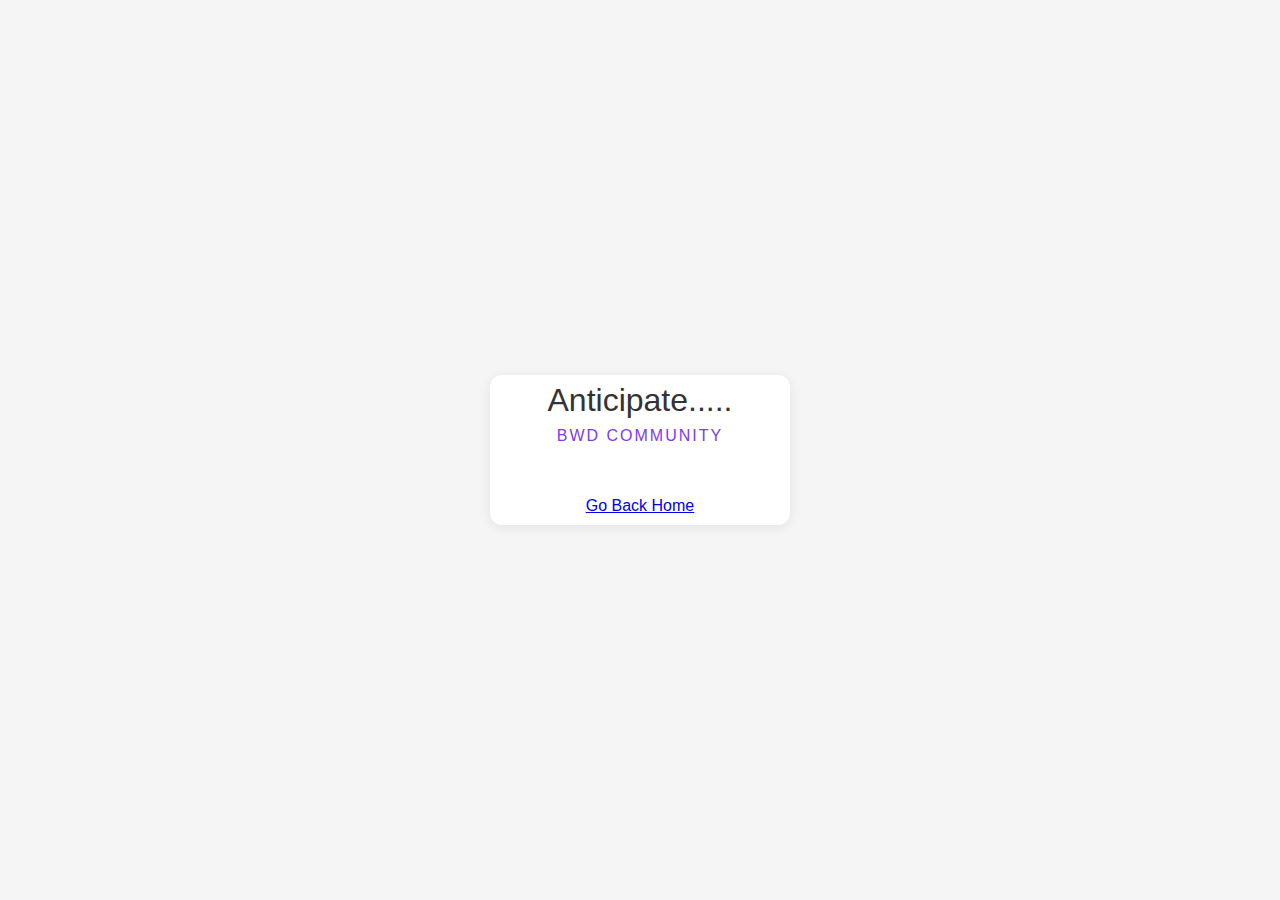
<file: upcoming.html>
<!DOCTYPE html>
<html lang="en">
  <head>
    <meta charset="UTF-8" />
    <title>Anticipate</title>
    <style>
      body,
      html {
        height: 100%;
        margin: 0;
        padding: 0;
        box-sizing: border-box;
      }
      body {
        display: flex;
        justify-content: center;
        align-items: center;
        height: 100vh;
        background: #f5f5f5;
      }
      .centered-div {
        display: flex;
        justify-content: center;
        align-items: center;
        min-width: 300px;
        min-height: 150px;
        background: #fff;
        border-radius: 12px;
        box-shadow: 0 2px 12px rgba(0, 0, 0, 0.08);
        font-size: 2rem;
        color: #333;
        font-family: Arial, sans-serif;
      }
    </style>
  </head>
  <body>
    <div class="centered-div">
      <div style="text-align: center">
        Anticipate.....<br />
        <span
          style="
            display: block;
            font-size: 1rem;
            color: #7c3aed;
            margin-top: 0.5rem;
            letter-spacing: 2px;
          "
          >BWD COMMUNITY</span
        >
        <br />
        <a
          href="index.html"
          class="btn btn-primary"
          style="margin-top: 1.5rem; font-size: 1rem"
        >
          Go Back Home
        </a>
      </div>
    </div>
  </body>
</html>
</file>
<file: styles.css>
/* Reset and Base Styles */
* {
    margin: 0;
    padding: 0;
    box-sizing: border-box;
}

:root {
    /* Nigerian Design League Color Palette */
    --background: hsl(0, 0%, 98%);
    --foreground: hsl(222, 15%, 6%);
    --card: hsl(0, 0%, 100%);
    --card-foreground: hsl(222, 15%, 6%);
    --popover: hsl(0, 0%, 100%);
    --popover-foreground: hsl(222, 15%, 6%);
    
    /* Nigerian Green Inspired */
    --primary: hsl(140, 65%, 35%);
    --primary-foreground: hsl(0, 0%, 98%);
    --primary-glow: hsl(140, 65%, 45%);
    
    --secondary: hsl(140, 20%, 92%);
    --secondary-foreground: hsl(140, 65%, 20%);
    
    --muted: hsl(140, 10%, 94%);
    --muted-foreground: hsl(222, 15%, 45%);
    
    /* Gold Accent Colors */
    --accent: hsl(45, 95%, 55%);
    --accent-foreground: hsl(222, 15%, 6%);
    --accent-glow: hsl(45, 95%, 65%);
    
    --destructive: hsl(0, 65%, 50%);
    --destructive-foreground: hsl(0, 0%, 98%);
    
    --border: hsl(140, 15%, 88%);
    --input: hsl(140, 15%, 90%);
    --ring: hsl(140, 65%, 35%);
    
    --radius: 0.75rem;
    
    /* Design System Extensions */
    --gradient-hero: linear-gradient(135deg, hsl(var(--primary)), hsl(var(--primary-glow)));
    --gradient-accent: linear-gradient(135deg, hsl(var(--accent)), hsl(var(--accent-glow)));
    --gradient-card: linear-gradient(180deg, hsl(var(--card)), hsl(var(--muted)));
    
    --shadow-soft: 0 4px 20px -8px hsla(140, 65%, 35%, 0.15);
    --shadow-glow: 0 0 30px hsla(140, 65%, 45%, 0.3);
    --shadow-accent: 0 8px 25px -8px hsla(45, 95%, 55%, 0.25);
    
    --transition-smooth: all 0.3s cubic-bezier(0.4, 0, 0.2, 1);
    --transition-bounce: all 0.4s cubic-bezier(0.68, -0.55, 0.265, 1.55);
}

body {
    font-family: -apple-system, BlinkMacSystemFont, 'Segoe UI', 'Roboto', 'Oxygen', 'Ubuntu', 'Cantarell', sans-serif;
    background-color: var(--background);
    color: var(--foreground);
    line-height: 1.6;
}

.container {
    max-width: 1200px;
    margin: 0 auto;
    padding: 0 1rem;
}

/* Buttons */
.btn {
    display: inline-flex;
    align-items: center;
    justify-content: center;
    gap: 0.5rem;
    padding: 0.75rem 1.5rem;
    border: 2px solid transparent;
    border-radius: var(--radius);
    font-weight: 600;
    text-decoration: none;
    cursor: pointer;
    transition: var(--transition-smooth);
    font-size: 0.875rem;
    line-height: 1;
    background: none;
}

.btn-primary {
    background: var(--gradient-hero);
    color: var(--primary-foreground);
    box-shadow: var(--shadow-soft);
}

.btn-primary:hover {
    box-shadow: var(--shadow-glow);
    transform: translateY(-2px);
}

.btn-accent {
    background: var(--gradient-accent);
    color: var(--accent-foreground);
    box-shadow: var(--shadow-accent);
}

.btn-accent:hover {
    transform: translateY(-2px);
    box-shadow: 0 12px 30px -8px hsla(45, 95%, 55%, 0.4);
}

.btn-outline {
    border-color: var(--border);
    color: var(--foreground);
    background: transparent;
}

.btn-outline:hover {
    background: var(--muted);
    border-color: var(--primary);
}

.btn-light {
    border-color: hsla(0, 0%, 98%, 0.3);
    color: var(--primary-foreground);
    background: hsla(0, 0%, 98%, 0.1);
    backdrop-filter: blur(8px);
}

.btn-light:hover {
    background: var(--primary-foreground);
    color: var(--primary);
}

.btn-large {
    padding: 1rem 2rem;
    font-size: 1.125rem;
}

.btn-full {
    width: 100%;
}

.btn-icon {
    width: 1.25rem;
    height: 1.25rem;
}

/* Navigation */
.nav {
    position: sticky;
    top: 0;
    z-index: 50;
    background: hsla(0, 0%, 98%, 0.95);
    backdrop-filter: blur(8px);
    border-bottom: 1px solid var(--border);
}

.nav-content {
    display: flex;
    align-items: center;
    justify-content: space-between;
    padding: 1rem 0;
}

.nav-brand {
    display: flex;
    align-items: center;
    gap: 0.75rem;
}

.nav-logo {
    width: 2.5rem;
    height: 2.5rem;
    background: var(--gradient-accent);
    border-radius: var(--radius);
    display: flex;
    align-items: center;
    justify-content: center;
}

.trophy-icon {
    width: 1.5rem;
    height: 1.5rem;
    color: var(--accent-foreground);
}

.nav-title {
    font-size: 1.5rem;
    font-weight: 700;
    color: var(--foreground);
}

.nav-subtitle {
    font-size: 0.875rem;
    color: var(--muted-foreground);
}

.nav-links {
    display: flex;
    gap: 2rem;
}

.nav-link {
    color: var(--muted-foreground);
    text-decoration: none;
    font-weight: 500;
    transition: var(--transition-smooth);
}

.nav-link:hover {
    color: var(--primary);
}

.nav-actions {
    display: flex;
    gap: 0.75rem;
}

.mobile-menu-btn {
    display: none;
    padding: 0.5rem;
    background: none;
    border: none;
    cursor: pointer;
    color: var(--foreground);
}

.mobile-menu-btn svg {
    width: 1.5rem;
    height: 1.5rem;
}

.mobile-menu {
    display: none;
    background: var(--card);
    border-top: 1px solid var(--border);
}

.mobile-menu-content {
    padding: 1rem 0;
}

.mobile-nav-link {
    display: block;
    padding: 0.75rem 0;
    color: var(--foreground);
    text-decoration: none;
    font-weight: 500;
    border-bottom: 1px solid var(--border);
}

.mobile-nav-link:hover {
    color: var(--primary);
}

.mobile-actions {
    display: flex;
    flex-direction: column;
    gap: 0.75rem;
    margin-top: 1rem;
}

/* Hero Section */
.hero {
    position: relative;
    min-height: 80vh;
    display: flex;
    align-items: center;
    justify-content: center;
    overflow: hidden;
}

.hero-bg {
    position: absolute;
    inset: 0;
    background: url('src/assets/hero-bg.jpg') center/cover no-repeat;
}

.hero-overlay {
    position: absolute;
    inset: 0;
    background: linear-gradient(to right, hsla(140, 65%, 35%, 0.9), hsla(140, 65%, 35%, 0.7), transparent);
}

.hero-content {
    position: relative;
    z-index: 10;
    padding: 5rem 0;
    text-align: center;
}

.hero-text {
    max-width: 64rem;
    margin: 0 auto;
}

.hero-title {
    font-size: 3rem;
    font-weight: 700;
    color: var(--primary-foreground);
    margin-bottom: 1.5rem;
    line-height: 1.1;
}

.hero-title-accent {
    display: block;
    background: var(--gradient-accent);
    background-clip: text;
    -webkit-background-clip: text;
    color: transparent;
}

.hero-description {
    font-size: 1.25rem;
    color: hsla(0, 0%, 98%, 0.9);
    margin-bottom: 2rem;
    max-width: 32rem;
    margin-left: auto;
    margin-right: auto;
}

.countdown-section {
    margin-bottom: 2.5rem;
}

.countdown-title {
    font-size: 1.125rem;
    font-weight: 600;
    color: hsla(0, 0%, 98%, 0.8);
    margin-bottom: 1rem;
}

.countdown {
    display: flex;
    justify-content: center;
    gap: 1rem;
}

.countdown-item {
    background: hsla(0, 0%, 98%, 0.2);
    backdrop-filter: blur(8px);
    border-radius: var(--radius);
    padding: 1rem;
    min-width: 80px;
}

.countdown-value {
    font-size: 2rem;
    font-weight: 700;
    color: var(--accent);
}

.countdown-label {
    font-size: 0.875rem;
    color: hsla(0, 0%, 98%, 0.7);
}

.hero-actions {
    display: flex;
    flex-direction: column;
    gap: 1rem;
    justify-content: center;
    margin-bottom: 3rem;
}

.hero-stats {
    display: grid;
    grid-template-columns: repeat(1, 1fr);
    gap: 1.5rem;
}

.stat-card {
    background: hsla(0, 0%, 98%, 0.1);
    backdrop-filter: blur(8px);
    border-radius: var(--radius);
    padding: 1.5rem;
    text-align: center;
    border: 1px solid hsla(0, 0%, 98%, 0.2);
}

.stat-icon {
    width: 2rem;
    height: 2rem;
    color: var(--accent);
    margin: 0 auto 0.75rem;
}

.stat-value {
    font-size: 1.5rem;
    font-weight: 700;
    color: var(--primary-foreground);
    margin-bottom: 0.25rem;
}

.stat-label {
    color: hsla(0, 0%, 98%, 0.7);
}

/* Challenges Section */
.challenges {
    padding: 5rem 0;
    background: hsla(140, 10%, 94%, 0.3);
}

.section-header {
    text-align: center;
    margin-bottom: 4rem;
}

.section-title {
    font-size: 2.5rem;
    font-weight: 700;
    color: var(--foreground);
    margin-bottom: 1rem;
}

.section-description {
    font-size: 1.25rem;
    color: var(--muted-foreground);
    max-width: 32rem;
    margin: 0 auto;
}

.challenges-grid {
    display: grid;
    grid-template-columns: repeat(1, 1fr);
    gap: 2rem;
    margin-bottom: 3rem;
}

.challenge-card {
    background: var(--gradient-card);
    border: 1px solid hsla(140, 15%, 88%, 0.5);
    border-radius: var(--radius);
    padding: 1.5rem;
    transition: var(--transition-smooth);
    cursor: pointer;
}

.challenge-card:hover {
    box-shadow: var(--shadow-glow);
    border-color: hsla(140, 65%, 35%, 0.2);
    transform: translateY(-2px);
}

.challenge-header {
    display: flex;
    justify-content: space-between;
    align-items: flex-start;
    gap: 1rem;
    margin-bottom: 1rem;
}

.challenge-content {
    flex: 1;
}

.challenge-title {
    font-size: 1.25rem;
    font-weight: 600;
    color: var(--foreground);
    margin-bottom: 0.5rem;
    transition: var(--transition-smooth);
}

.challenge-card:hover .challenge-title {
    color: var(--primary);
}

.challenge-description {
    color: var(--muted-foreground);
    line-height: 1.6;
    margin-bottom: 0.75rem;
}

.challenge-badges {
    display: flex;
    flex-wrap: wrap;
    gap: 0.5rem;
    margin-bottom: 1rem;
}

.challenge-stats {
    display: grid;
    grid-template-columns: repeat(2, 1fr);
    gap: 1rem;
    font-size: 0.875rem;
    margin-bottom: 1rem;
}

.challenge-stat {
    display: flex;
    align-items: center;
    gap: 0.5rem;
    color: var(--muted-foreground);
}

.challenge-stat svg {
    width: 1rem;
    height: 1rem;
}

.challenge-footer {
    display: flex;
    align-items: center;
    justify-content: space-between;
    padding-top: 1rem;
    border-top: 1px solid hsla(140, 15%, 88%, 0.5);
}

.challenge-prize {
    display: flex;
    align-items: center;
    gap: 0.5rem;
}

.challenge-prize svg {
    width: 1.25rem;
    height: 1.25rem;
    color: var(--accent);
}

.prize-amount {
    font-weight: 600;
    color: var(--accent);
    font-size: 1.125rem;
}

.challenge-actions {
    display: flex;
    gap: 0.5rem;
}

.section-footer {
    text-align: center;
}

/* Badge Component */
.badge {
    display: inline-flex;
    align-items: center;
    gap: 0.25rem;
    padding: 0.25rem 0.75rem;
    border-radius: 9999px;
    font-size: 0.75rem;
    font-weight: 500;
    border: 1px solid transparent;
}

.badge-primary {
    background: var(--primary);
    color: var(--primary-foreground);
}

.badge-accent {
    background: var(--accent);
    color: var(--accent-foreground);
}

.badge-secondary {
    background: var(--secondary);
    color: var(--secondary-foreground);
}

.badge-muted {
    background: var(--muted);
    color: var(--muted-foreground);
}

.badge-outline {
    border-color: var(--border);
    color: var(--foreground);
    background: transparent;
}

.badge svg {
    width: 1rem;
    height: 1rem;
}

.difficulty-beginner {
    color: #22c55e;
}

.difficulty-intermediate {
    color: #eab308;
}

.difficulty-advanced {
    color: #ef4444;
}

/* Leaderboard Section */
.leaderboard {
    padding: 5rem 0;
}

.leaderboard-content {
    max-width: 48rem;
    margin: 0 auto;
}

.leaderboard-tabs {
    display: flex;
    justify-content: center;
    margin-bottom: 2rem;
    background: var(--muted);
    border-radius: var(--radius);
    padding: 0.25rem;
}

.tab-btn {
    flex: 1;
    padding: 0.75rem 1rem;
    background: none;
    border: none;
    border-radius: calc(var(--radius) - 0.25rem);
    font-weight: 500;
    color: var(--muted-foreground);
    cursor: pointer;
    transition: var(--transition-smooth);
}

.tab-btn.active {
    background: var(--card);
    color: var(--foreground);
    box-shadow: var(--shadow-soft);
}

.leaderboard-table {
    background: var(--card);
    border-radius: var(--radius);
    overflow: hidden;
    box-shadow: var(--shadow-soft);
}

.leaderboard-item {
    display: flex;
    align-items: center;
    padding: 1rem 1.5rem;
    border-bottom: 1px solid var(--border);
    transition: var(--transition-smooth);
}

.leaderboard-item:hover {
    background: var(--muted);
}

.leaderboard-item:last-child {
    border-bottom: none;
}

.rank {
    font-size: 1.125rem;
    font-weight: 700;
    color: var(--muted-foreground);
    margin-right: 1rem;
    min-width: 2rem;
}

.rank-1 {
    color: #ffd700;
}

.rank-2 {
    color: #c0c0c0;
}

.rank-3 {
    color: #cd7f32;
}

.designer-avatar {
    width: 2.5rem;
    height: 2.5rem;
    border-radius: 50%;
    background: var(--gradient-accent);
    display: flex;
    align-items: center;
    justify-content: center;
    margin-right: 0.75rem;
    font-weight: 600;
    color: var(--accent-foreground);
}

.designer-info {
    flex: 1;
}

.designer-name {
    font-weight: 600;
    color: var(--foreground);
}

.designer-title {
    font-size: 0.875rem;
    color: var(--muted-foreground);
}

.designer-stats {
    display: flex;
    align-items: center;
    gap: 1rem;
    font-size: 0.875rem;
    color: var(--muted-foreground);
}

.points {
    font-weight: 600;
    color: var(--primary);
}

/* Footer */
.footer {
    background: var(--primary);
    color: var(--primary-foreground);
    padding: 4rem 0 2rem;
}

.footer-content {
    display: grid;
    grid-template-columns: repeat(1, 1fr);
    gap: 2rem;
    margin-bottom: 3rem;
}

.footer-brand {
    grid-column: span 1;
}

.footer-logo {
    display: flex;
    align-items: center;
    gap: 0.75rem;
    margin-bottom: 1.5rem;
}

.footer-logo-icon {
    width: 2.5rem;
    height: 2.5rem;
    background: var(--accent);
    border-radius: var(--radius);
    display: flex;
    align-items: center;
    justify-content: center;
}

.footer-logo-icon svg {
    width: 1.5rem;
    height: 1.5rem;
    color: var(--accent-foreground);
}

.footer-title {
    font-size: 1.5rem;
    font-weight: 700;
}

.footer-subtitle {
    font-size: 0.875rem;
    color: hsla(0, 0%, 98%, 0.8);
}

.footer-description {
    color: hsla(0, 0%, 98%, 0.9);
    margin-bottom: 1.5rem;
    max-width: 24rem;
}

.footer-location {
    display: flex;
    align-items: center;
    gap: 0.5rem;
    color: hsla(0, 0%, 98%, 0.8);
}

.footer-location svg {
    width: 1rem;
    height: 1rem;
}

.footer-section-title {
    font-weight: 600;
    font-size: 1.125rem;
    margin-bottom: 1.5rem;
}

.footer-nav {
    list-style: none;
}

.footer-nav li {
    margin-bottom: 0.75rem;
}

.footer-link {
    color: hsla(0, 0%, 98%, 0.8);
    text-decoration: none;
    transition: var(--transition-smooth);
}

.footer-link:hover {
    color: var(--accent);
}

.footer-newsletter-text {
    color: hsla(0, 0%, 98%, 0.8);
    margin-bottom: 1rem;
}

.newsletter-form {
    display: flex;
    flex-direction: column;
    gap: 0.75rem;
}

.newsletter-input {
    padding: 0.75rem;
    border: 1px solid hsla(0, 0%, 98%, 0.2);
    border-radius: var(--radius);
    background: hsla(0, 0%, 98%, 0.1);
    color: var(--primary-foreground);
    font-size: 0.875rem;
}

.newsletter-input::placeholder {
    color: hsla(0, 0%, 98%, 0.6);
}

.footer-bottom {
    border-top: 1px solid hsla(0, 0%, 98%, 0.2);
    padding-top: 2rem;
}

.footer-bottom-content {
    display: flex;
    flex-direction: column;
    align-items: center;
    justify-content: space-between;
    gap: 1rem;
}

.footer-copyright {
    color: hsla(0, 0%, 98%, 0.8);
    font-size: 0.875rem;
}

.footer-social {
    display: flex;
    gap: 1rem;
}

.social-btn {
    padding: 0.5rem;
    background: none;
    border: none;
    color: hsla(0, 0%, 98%, 0.8);
    cursor: pointer;
    transition: var(--transition-smooth);
    border-radius: var(--radius);
}

.social-btn:hover {
    color: var(--accent);
    background: hsla(0, 0%, 98%, 0.1);
}

.social-btn svg {
    width: 1rem;
    height: 1rem;
}

/* Responsive Design */
@media (min-width: 640px) {
    .hero-actions {
        flex-direction: row;
    }
    
    .hero-stats {
        grid-template-columns: repeat(3, 1fr);
    }
    
    .countdown {
        gap: 1.5rem;
    }
    
    .newsletter-form {
        flex-direction: row;
    }
    
    .newsletter-input {
        flex: 1;
    }
    
    .footer-bottom-content {
        flex-direction: row;
    }
}

@media (min-width: 768px) {
    .hero-title {
        font-size: 4rem;
    }
    
    .hero-description {
        font-size: 1.5rem;
    }
    
    .section-title {
        font-size: 3rem;
    }
    
    .challenges-grid {
        grid-template-columns: repeat(2, 1fr);
    }
    
    .footer-content {
        grid-template-columns: 2fr 1fr 1fr;
    }
}

@media (min-width: 1024px) {
    .hero-title {
        font-size: 4.5rem;
    }
    
    .desktop-only {
        display: flex;
    }
    
    .mobile-only {
        display: none;
    }
}

@media (max-width: 1023px) {
    .desktop-only {
        display: none;
    }
    
    .mobile-only {
        display: block;
    }
    
    .mobile-menu.open {
        display: block;
    }
}

/* Utility Classes */
.hidden {
    display: none;
}

.text-center {
    text-align: center;
}

.flex {
    display: flex;
}

.items-center {
    align-items: center;
}

.justify-center {
    justify-content: center;
}

.gap-2 {
    gap: 0.5rem;
}

.mt-4 {
    margin-top: 1rem;
}

.mb-4 {
    margin-bottom: 1rem;
}
</file>
